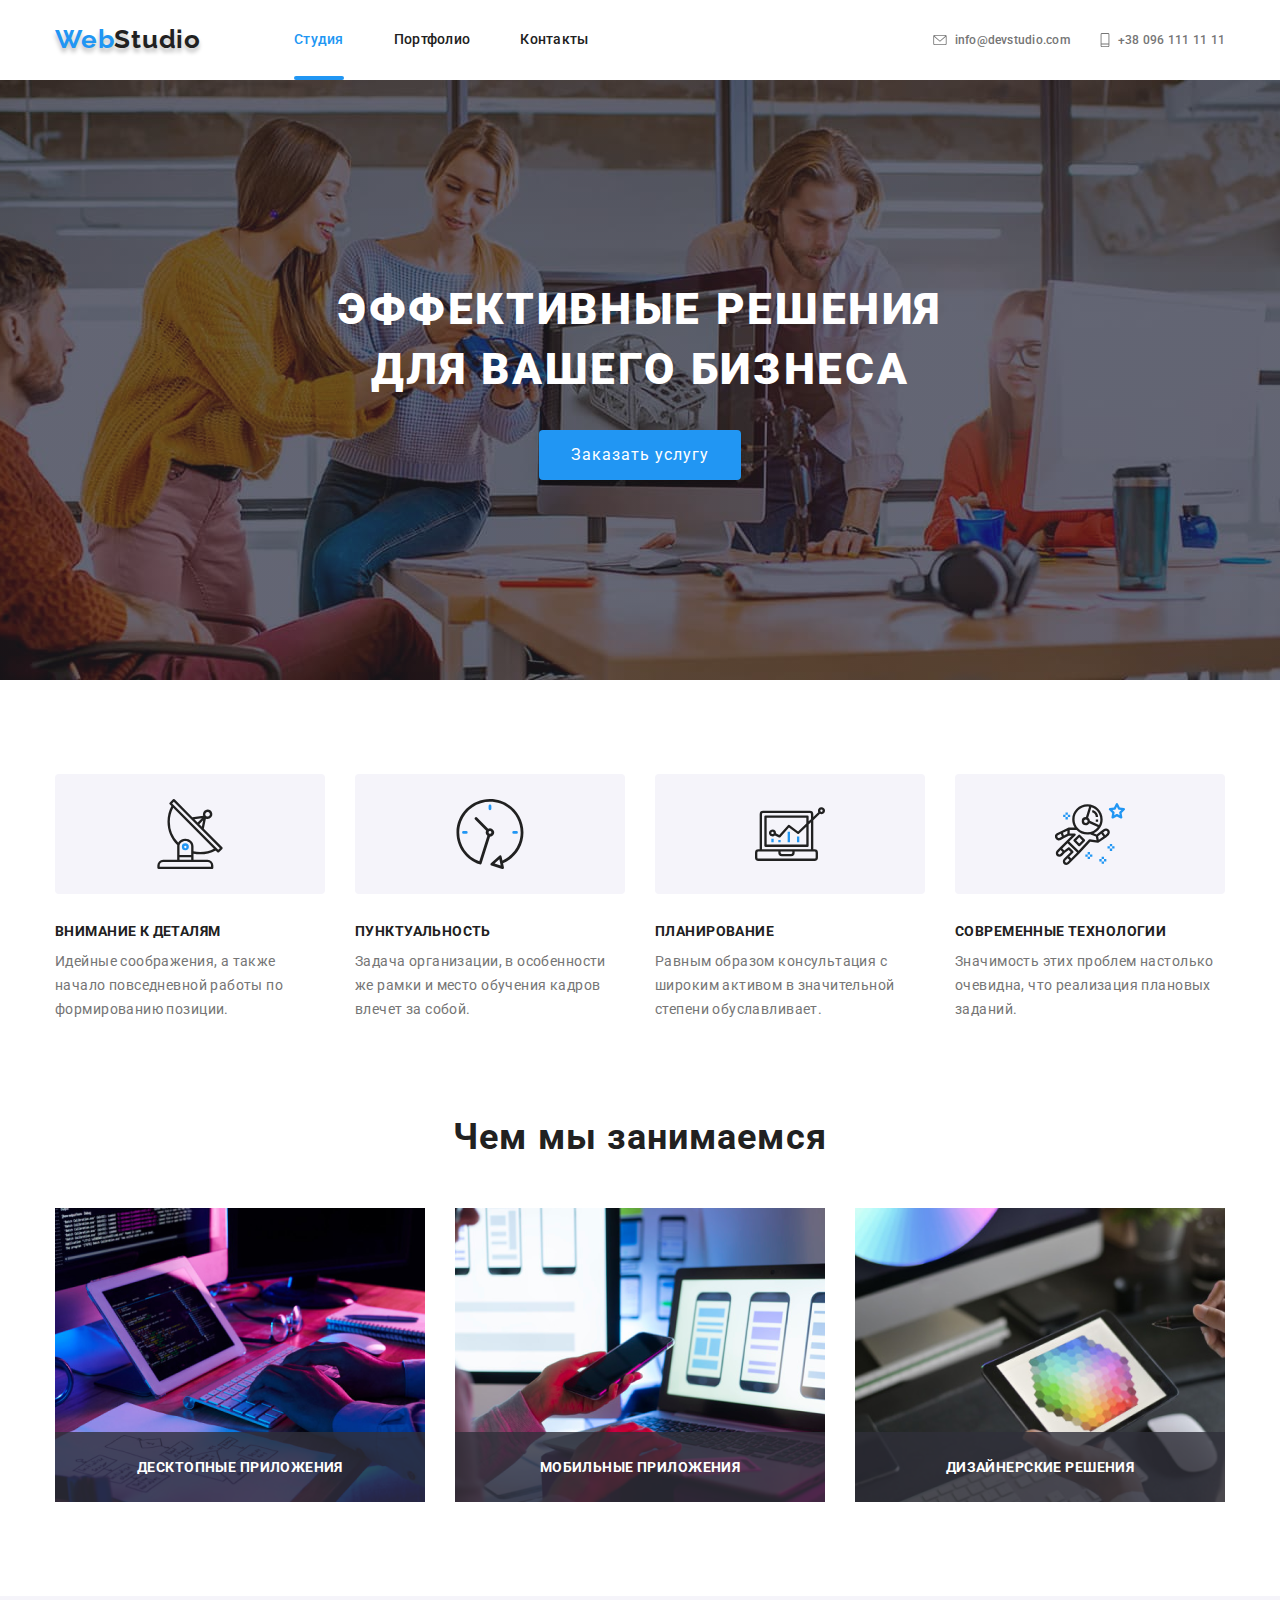
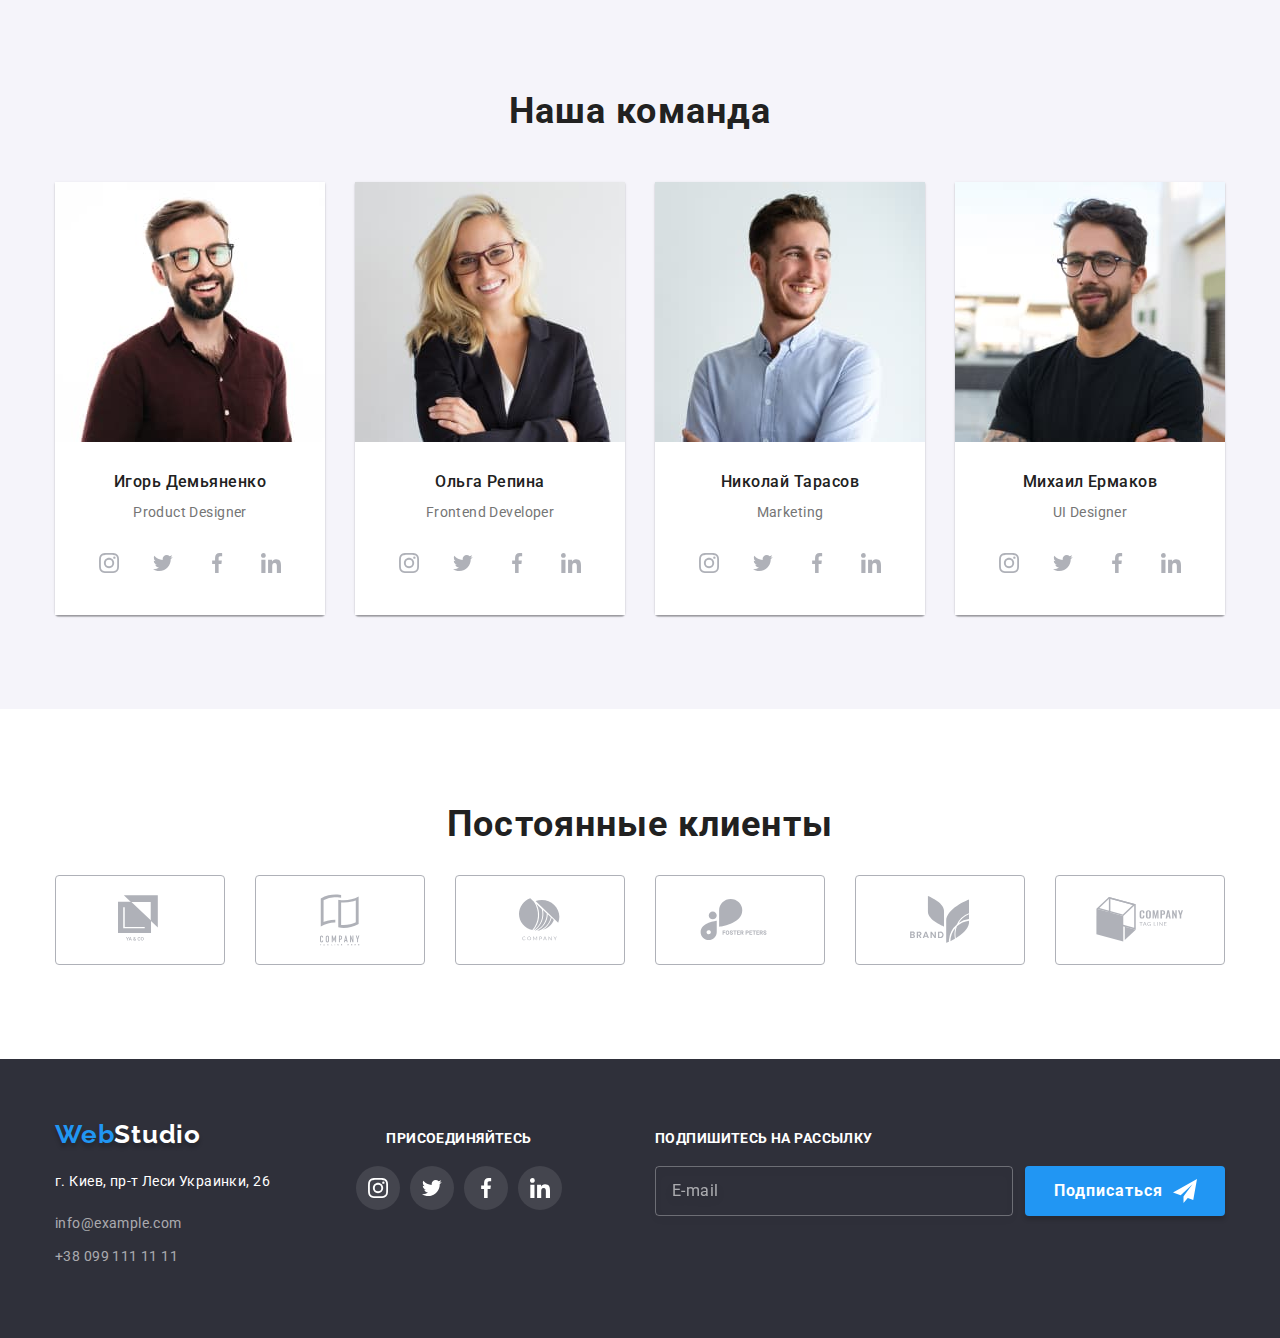
<file: index.html>
<!DOCTYPE html>
<html lang="ru">

<head>
    <meta charset="UTF-8">
    <meta name="viewport" content="width=device-width, initial-scale=1.0">
    <link
        href="https://fonts.googleapis.com/css2?family=Raleway:wght@700&family=Roboto:wght@400;500;700;900&display=swap"
        rel="stylesheet">
    <link rel="stylesheet"
        href="https://cdnjs.cloudflare.com/ajax/libs/modern-normalize/1.0.0/modern-normalize.min.css" />
    <link rel="stylesheet" href="./css/main.min.css">
    <title>Document</title>
</head>

<body>

    <!--Шапка страници-->
    <header class="page-header">
        <div class="container header">
            <nav class="header-nav">
                <a href="/" class="logo">Web<span class="logo-header">Studio</span></a>
                <ul class="site-nav list">
                    <li class="item"><a href="#" class="link current">Студия</a></li>
                    <li class="item"><a href="./portfolio.html" class="link">Портфолио</a></li>
                    <li class="item"><a href="#" class="link">Контакты</a></li>
                </ul>
                <button type="button" class="menu-button is-open" data-menu-button>
                    <svg width="40px" height="40px" aria-label="Переключтель мобильного меню">
                        <use class="icon-menu" href="./image/svg/sprite.svg#menu-40px"></use>
                        <use class="icon-close" href="./image/svg/sprite.svg#close-40px"></use>
                    </svg>
                </button>
                <!-- Окно меню -->
                <div class="menu-container" id="menu" data-menu>
                    <div class="conteiner-nav">
                        <ul class="menu-nav list">
                            <li class="menu item"><a href="#" class="link current">Студия</a></li>
                            <li class="menu item"><a href="./portfolio.html" class="link">Портфолио</a></li>
                            <li class="menu item"><a href="#" class="link">Контакты</a></li>
                        </ul>
                    </div>
                    <div class="contact-conteiner">
                                <a href="tel:+38 096 111 11 11" class="contact-link__mail">
                                    +38 096 111 11 11
                                </a>
                                <a href="mailto:info@devstudio.com" class="contact-link__tel">
                                    info@devstudio.com
                                </a>
                        <ul class="contact-menu list">
                            <li class="menu-item">
                                <a class="contact-networks link" href="">
                                    Instagram
                                </a>
                            </li>
                            <li class="menu-item">
                                <a class="menu-networks link" href="">
                                    Twitter
                                </a>
                            </li>
                            <li class="menu-item">
                                <a class="menu-networks link" href="">
                                    Facebook
                                </a>
                            </li>
                            <li class="menu-item">
                                <a class="menu-networks link" href="">
                                    LinkedIn
                                </a>
                            </li>
                        </ul>
                    </div>
                </div>
            </nav>
            <ul class="site-contact list">
                <li class="contact-item">
                    <a href="mailto:info@devstudio.com" class="contact-link mail">
                        <svg class="contact-mail">
                            <use href="./image/svg/sprite.svg#mail"></use>
                        </svg>
                        info@devstudio.com
                    </a>
                </li>
                <li class="contakt-item">
                    <a href="tel:+380961111111" class="contact-link tel">
                        <svg class="contact-tel">
                            <use href="./image/svg/sprite.svg#telephon"></use>
                        </svg>
                        +38 096 111 11 11
                    </a>
                </li>
            </ul>
        </div>
    </header>

    <main>
        <!--Герой страници-->
        <section class="hero overlay">
            <div class="container">
                <h1 class="hero-tittle">ЭФФЕКТИВНЫЕ РЕШЕНИЯ <br /> ДЛЯ ВАШЕГО БИЗНЕСА</h1>
                <button type="button" class="button" data-modal-open>Заказать услугу</button>
            </div>
        </section>

        <!--Постановка задач-->
        <section class="section task">
            <div class="container">
                <h1 class="visually-hidden">Постановка задач</h1>
                <ul class="feature-list">
                    <li class="feature-item">
                        <div class="item-decoration">
                            <svg class="svg-icon">
                                <use href="./image/svg/sprite.svg#antenna"></use>
                            </svg>
                        </div>
                        <h3 class="tittle">Внимание к деталям</h3>
                        <p>Идейные соображения, а также начало повседневной работы по формированию позиции.</p>
                    </li>
                    <li class="feature-item">
                        <div class="item-decoration">
                            <svg class="svg-icon">
                                <use href="./image/svg/sprite.svg#clock"></use>
                            </svg>
                        </div>
                        <h3 class="tittle">Пунктуальность</h3>
                        <p>Задача организации, в особенности же рамки и место обучения кадров влечет за собой.</p>
                    </li>
                    <li class="feature-item">
                        <div class="item-decoration">
                            <svg class="svg-icon">
                                <use href="./image/svg/sprite.svg#diagram"></use>
                            </svg>
                        </div>
                        <h3 class="tittle">Планирование</h3>
                        <p>Равным образом консультация с широким активом в значительной степени обуславливает.</p>
                    </li>
                    <li class="feature-item">
                        <div class="item-decoration">
                            <svg class="svg-icon">
                                <use href="./image/svg/sprite.svg#astronaut"></use>
                            </svg>
                        </div>
                        <h3 class="tittle">Современные технологии</h3>
                        <p>Значимость этих проблем настолько очевидна, что реализация плановых заданий.</p>
                    </li>
                </ul>
            </div>
        </section>

        <!--Чем мы занимаемся-->
        <section class="section make">
            <div class="container">
                <h2 class="section-tittle work">Чем мы занимаемся</h2>
                <ul class="list job">
                    <li class="make-item">
                        <div class="item-image">
                            <img src="./image/doit/img-4.png" alt="Вводит код на компютере" width="370" />
                            <div class="image-text">
                                <p>Десктопные приложения</p>
                            </div>
                       </div>  
                    </li>
                    <li class="make-item">
                        <div class="item-image">
                            <img src="./image/doit/img-5.png" alt="смотрит макет и держит телефон" width="370" />
                            <div class="image-text">
                                <p>Мобильные приложения</p>
                            </div>
                        </div>
                    </li>
                    <li class="make-item">
                        <div class="item-image">
                            <img src="./image/doit/img-6.png" alt="рисует на планшете" width="370" />
                            <div class="image-text">
                                <p>Дизайнерские решения</p>
                            </div>
                        </div>
                    </li>
                </ul>
            </div>
        </section>

        <!--Наша команда-->
        <section class="section-team">
            <div class="container">
                <h2 class="section-tittle team">Наша команда</h2>
                <ul class="team-list">
                    <li class="team-item">
                        <picture>
                            <source srcset="./image/mobil.jpg/igor-450w@1x.jpg 1x, ./image/mobil.jpg/igor-900w@2x.jpg 2x" 
                                    media="(max-width: 767px)" type="image/jpg">
                            <source srcset="./image/desktop.jpg/igor-270w@1x.jpg 1x, ./image/desktop.jpg/igor-540w@2x.jpg 2x" 
                                   media="(min-width: 1200px)" type="image/jpg">
                            <source srcset="./image/tablet.jpg/igor-354w@1x.jpg 1x, ./image/tablet.jpg/igor-708w@2x.jpg 2x" 
                                    media="(min-width: 768px)" type="image/jpg">
                            <img src="./image/tablet.jpg/igor-354w@1x.jpg" alt="фото Игорь Демьяненко" class="team-image"/>
                        </picture>
                        <div class="group">
                            <h3 class="tittle">Игорь Демьяненко</h3>
                            <p class="text">Product Designer</p>
                            <ul class="actions">
                                <li class="view-svg">
                                    <a href="#" class="actions-icon">
                                        <svg class="icons-webs">
                                            <use href="./image/svg/sprite.svg#instagram"></use>
                                        </svg>
                                    </a>
                                </li>
                                <li class="view-svg">
                                    <a href="#" class="actions-icon">
                                        <svg class="icons-webs">
                                            <use href="./image/svg/sprite.svg#twitter"></use>
                                        </svg>
                                    </a>
                                </li>
                                <li class="view-svg">
                                    <a href="#" class="actions-icon">
                                        <svg class="icons-webs">
                                            <use href="./image/svg/sprite.svg#facebook"></use>
                                        </svg>
                                    </a>
                                </li>
                                <li class="view-svg">
                                    <a href="#" class="actions-icon">
                                        <svg class="icons-webs">
                                            <use href="./image/svg/sprite.svg#linkedin"></use>
                                        </svg>
                                    </a>
                                </li>
                            </ul>
                        </div>
                    </li>
                    <li class="team-item">
                        <picture>
                            <source srcset="./image/mobil.jpg/olga-450w@1x.jpg 1x, ./image/mobil.jpg/olga-900w@2x.jpg 2x" 
                                media="(max-width: 767px)" type="image/jpg">
                            <source srcset="./image/desktop.jpg/olga-270w@1x.jpg 1x, ./image/desktop.jpg/olga-540w@2x.jpg 2x" 
                                media="(min-width: 1200px)" type="image/jpg">
                            <source srcset="./image/tablet.jpg/olga-354w@1x.jpg 1x, ./image/tablet.jpg/olga-708w@2x.jpg 2x"
                                media="(min-width: 768px)" type="image/jpg">
                            <img src="./image/tablet.jpg/olga-354w@1x.jpg" alt="фото Ольга Репина" class="team-image"/>
                        </picture>
                        <div class="group">
                            <h3 class="tittle">Ольга Репина</h3>
                            <p class="text">Frontend Developer</p>
                            <ul class="actions">
                                <li class="view-svg">
                                    <a class="actions-icon" href="#">
                                        <svg class="icons-webs">
                                            <use href="./image/svg/sprite.svg#instagram"></use>
                                        </svg>
                                    </a>
                                </li>
                                <li class="view-svg">
                                    <a class="actions-icon" href="#">
                                        <svg class="icons-webs">
                                            <use href="./image/svg/sprite.svg#twitter"></use>
                                        </svg>
                                    </a>
                                </li>
                                <li class="view-svg">
                                    <a class="actions-icon" href="#">
                                        <svg class="icons-webs">
                                            <use href="./image/svg/sprite.svg#facebook"></use>
                                        </svg>
                                    </a>
                                </li>
                                <li class="view-svg">
                                    <a class="actions-icon" href="#">
                                        <svg class="icons-webs">
                                            <use href="./image/svg/sprite.svg#linkedin"></use>
                                        </svg>
                                    </a>
                                </li>
                            </ul>
                        </div>
                    </li>
                    <li class="team-item">
                        <picture>   
                            <source srcset="./image/mobil.jpg/nikolas-450w@1x.jpg 1x, ./image/mobil.jpg/nikolas-900w@2x.jpg 2x"
                                media="(max-width: 767px)" type="image/jpg">
                            <source srcset="./image/desktop.jpg/nikolas-270w@1x.jpg 1x, ./image/desktop.jpg/nikolas-540w@2x.jpg 2x" 
                                media="(min-width: 1200px)" type="image/jpg">
                            <source srcset="./image/tablet.jpg/nikolas-354w@1x.jpg 1x, ./image/tablet.jpg/nikolas-708w@2x.jpg 2x"
                                media="(min-width: 768px)" type="image/jpg">
                            <img src="./image/tablet.jpg/nikolas-354w@1x.jpg" alt="фото Николай Тарасов" class="team-image"/>
                        </picture>
                        <div class="group">
                            <h3 class="tittle">Николай Тарасов</h3>
                            <p class="text">Marketing</p>
                            <ul class="actions">
                                <li class="view-svg">
                                    <a class="actions-icon" href="#">
                                        <svg class="icons-webs">
                                            <use href="./image/svg/sprite.svg#instagram"></use>
                                        </svg>
                                    </a>
                                </li>
                                <li class="view-svg">
                                    <a class="actions-icon" href="#">
                                        <svg class="icons-webs">
                                            <use href="./image/svg/sprite.svg#twitter"></use>
                                        </svg>
                                    </a>
                                </li>
                                <li class="view-svg">
                                    <a class="actions-icon" href="#">
                                        <svg class="icons-webs">
                                            <use href="./image/svg/sprite.svg#facebook"></use>
                                        </svg>
                                    </a>
                                </li>
                                <li class="view-svg">
                                    <a class="actions-icon" href="#">
                                        <svg class="icons-webs">
                                            <use href="./image/svg/sprite.svg#linkedin"></use>
                                        </svg>
                                    </a>
                                </li>
                            </ul>
                        </div>
                    </li>
                    <li class="team-item">
                        <picture>
                            <source srcset="./image/mobil.jpg/mike-450w@1x.jpg 1x, ./image/mobil.jpg/mike-900w@2x.jpg 2x"
                                media="(max-width: 767px)" type="image/jpg">
                            <source srcset="./image/desktop.jpg/mike-270w@1x.jpg 1x, ./image/desktop.jpg/mike-540w@2x.jpg 2x"
                                media="(min-width: 1200px)" type="image/jpg">
                            <source srcset="./image/tablet.jpg/mike-354w@1x.jpg 1x, ./image/tablet.jpg/mike-708w@2x.jpg 2x"
                                media="(min-width: 768px)" type="image/jpg">
                            <img src="./image/tablet.jpg/mike-354w@1x.jpg" alt="фото Михаил Ермаков" class="team-image"/>
                        </picture>
                        <div class="group">
                            <h3 class="tittle">Михаил Ермаков</h3>
                            <p class="text">UI Designer</p>
                            <ul class="actions">
                                <li class="view-svg">
                                    <a class="actions-icon" href="#">
                                        <svg class="icons-webs">
                                            <use href="./image/svg/sprite.svg#instagram"></use>
                                        </svg>
                                    </a>
                                </li>
                                <li class="view-svg">
                                    <a class="actions-icon" href="#">
                                        <svg class="icons-webs">
                                            <use href="./image/svg/sprite.svg#twitter"></use>
                                        </svg>
                                    </a>
                                </li>
                                <li class="view-svg">
                                    <a class="actions-icon" href="#">
                                        <svg class="icons-webs">
                                            <use href="./image/svg/sprite.svg#facebook"></use>
                                        </svg>
                                    </a>
                                </li>
                                <li class="view-svg">
                                    <a class="actions-icon" href="#">
                                        <svg class="icons-webs">
                                            <use href="./image/svg/sprite.svg#linkedin"></use>
                                        </svg>
                                    </a>
                                </li>
                            </ul>
                        </div>
                    </li>
                </ul>
            </div>
        </section>

        <!--Клиенты-->
        <section class="clients">
            <div class="container">
                <h2 class="section-tittle">Постоянные клиенты</h2>
                <ul class="list clients-list">
                    <li class="client-item">
                        <a class="client-link" href="">
                            <svg class="client-icon" width="44" height="49">
                                <use href="./image/svg/sprite.svg#logo-1"></use>
                            </svg>
                        </a>
                    </li>
                    <li class="client-item">
                        <a class="client-link" href="">
                            <svg class="client-icon" width="40" height="52">
                                <use href="./image/svg/sprite.svg#logo-2"></use>
                            </svg>
                        </a></li>
                    <li class="client-item">
                        <a class="client-link" href="">
                            <svg class="client-icon" width="41" height="43">
                                <use href="./image/svg/sprite.svg#logo-3"></use>
                            </svg>
                        </a></li>
                    <li class="client-item">
                        <a class="client-link" href="">
                            <svg class="client-icon" width="80" height="42">
                                <use href="./image/svg/sprite.svg#logo-4"></use>
                            </svg>
                        </a></li>
                    <li class="client-item">
                        <a class="client-link" href="">
                            <svg class="client-icon" width="59" height="47">
                                <use href="./image/svg/sprite.svg#logo-5"></use>
                            </svg>
                        </a></li>
                    <li class="client-item">
                        <a class="client-link" href="">
                            <svg class="client-icon" width="88" height="45">
                                <use href="./image/svg/sprite.svg#logo-6"></use>
                            </svg>
                        </a></li>
                </ul>
            </div>
        </section>
    </main>
    <!--Подвал страници-->
    <footer class="footer">
        <div class="container">
            <div class="reunion-box">
                <div class="footer-box">
                    <div class="box">
                        <a href="/" class="logo down">Web<span class="logo-footer">Studio</span></a>
                        <address class="tittle">
                           <div class="tittle">г. Киев, пр-т Леси Украинки, 26</div>
                        </address>
                        <div class="address-list">
                            <div class="mail">
                                <a href="mailto:info@example.com" class="link">info@example.com</a>
                            </div>
                            <div class="tel">
                                <a href="tel:+380991111111" class="link">+38 099 111 11 11</a>
                            </div>
                        </div>
                    </div>
                    <div class="reference">
                        <p class="reference-text">присоединяйтесь</p>
                        <ul class="list footer-list">
                            <li class="network">
                                <a class="footer-link" href="#">
                                    <svg class="footer-icons">
                                        <use href="./image/svg/sprite.svg#instagram"></use>
                                    </svg>
                                </a>
                            </li>
                            <li class="network">
                                <a class="footer-link" href="#">
                                    <svg class="footer-icons">
                                        <use href="./image/svg/sprite.svg#twitter"></use>
                                    </svg>
                                </a>
                            </li>
                            <li class="network">
                                <a class="footer-link" href="#">
                                    <svg class="footer-icons">
                                        <use href="./image/svg/sprite.svg#facebook"></use>
                                    </svg>
                                </a>
                            </li>
                            <li class="network">
                                <a class="footer-link" href="#">
                                    <svg class="footer-icons">
                                        <use href="./image/svg/sprite.svg#linkedin"></use>
                                    </svg>
                                </a>
                            </li>
                        </ul>
                    </div>
                </div>
                <div class="by-line">
                    <h2 class="by-line-text">подпишитесь на рассылку</h2>
                    <form class="by-line-form" autocomplete="off">
                        <input class="by-line-input" type="email" name="mail" placeholder="E-mail">
                        <button class="by-line-button" type="submit">Подписаться</button>
                    </form>
                </div>
           </div>
        </div>
    </footer>

    <!--Модалка -->
        <div class="backdrop is-hidden" data-backdrop> 
            <div class="modal">
                <button class="modal-button" type="button" data-modal-close>
                    <svg width="11" height="11">
                        <use href="./image/svg/sprite.svg#close-window"></use>
                    </svg>
                </button>
                    <div class="form-window">
                        <h2 class="form-text">Оставьте свои данные, мы вам перезвоним</h2>
                        <form class="form" autocomplete="off">
                        <div class="form-box">
                            <label class="label">
                            <span class="form-line">Имя</span>
                                <input type="text" name="name" class="input">
                                <svg class="form-svg" width="12" height="12">
                                    <use href="./image/svg/sprite.svg#Vector"></use>
                                </svg>
                            </label>
                        </div>
                        <div class="form-box">
                            <label class="label">
                                <span class="form-line">Телефон</span>
                                <input type="tel" name="phone_number" class="input">
                                <svg class="form-svg" width="13" height="13">
                                    <use href="./image/svg/sprite.svg#Vector-1"></use>
                                </svg>
                            </label>
                        </div>
                        <div class="form-box">
                            <label class="label">
                                <span class="form-line">Почта</span>
                                <input type="email" name="mail" class="input">
                                <svg class="form-svg" width="18" height="18">
                                    <use href="./image/svg/sprite.svg#Vector-2"></use>
                                </svg>
                            </label>
                        </div>
                        <div class="form-box">
                            <label class="label">
                                <span class="form-line">Комментарий</span>
                                <textarea class="input textarea" name="comment" id="comment" placeholder="Введите текст"></textarea>
                            </label>
                        </div>
                        <div class="check-box">
                                <input type="checkbox" name="agree" value="agree" id="agree" class="check-input visually-hidden">
                                <label class="checkbox-label" for="agree">
                                    <span class="label-span">Соглашаюсь с рассылкой и принимаю&nbsp;
                                        <a class="checkbox-link" href="#">Условия договора</a>
                                    </span>
                                </label>
                        </div>
                        <button class="submit-button" type="submit">Отправить</button>              
                        </form>
                    </div>
            </div>
        </div>
    <script src="./JS/modal.js"></script>
    <script src="./JS/menu.js"></script>
</body>

</html>
</file>
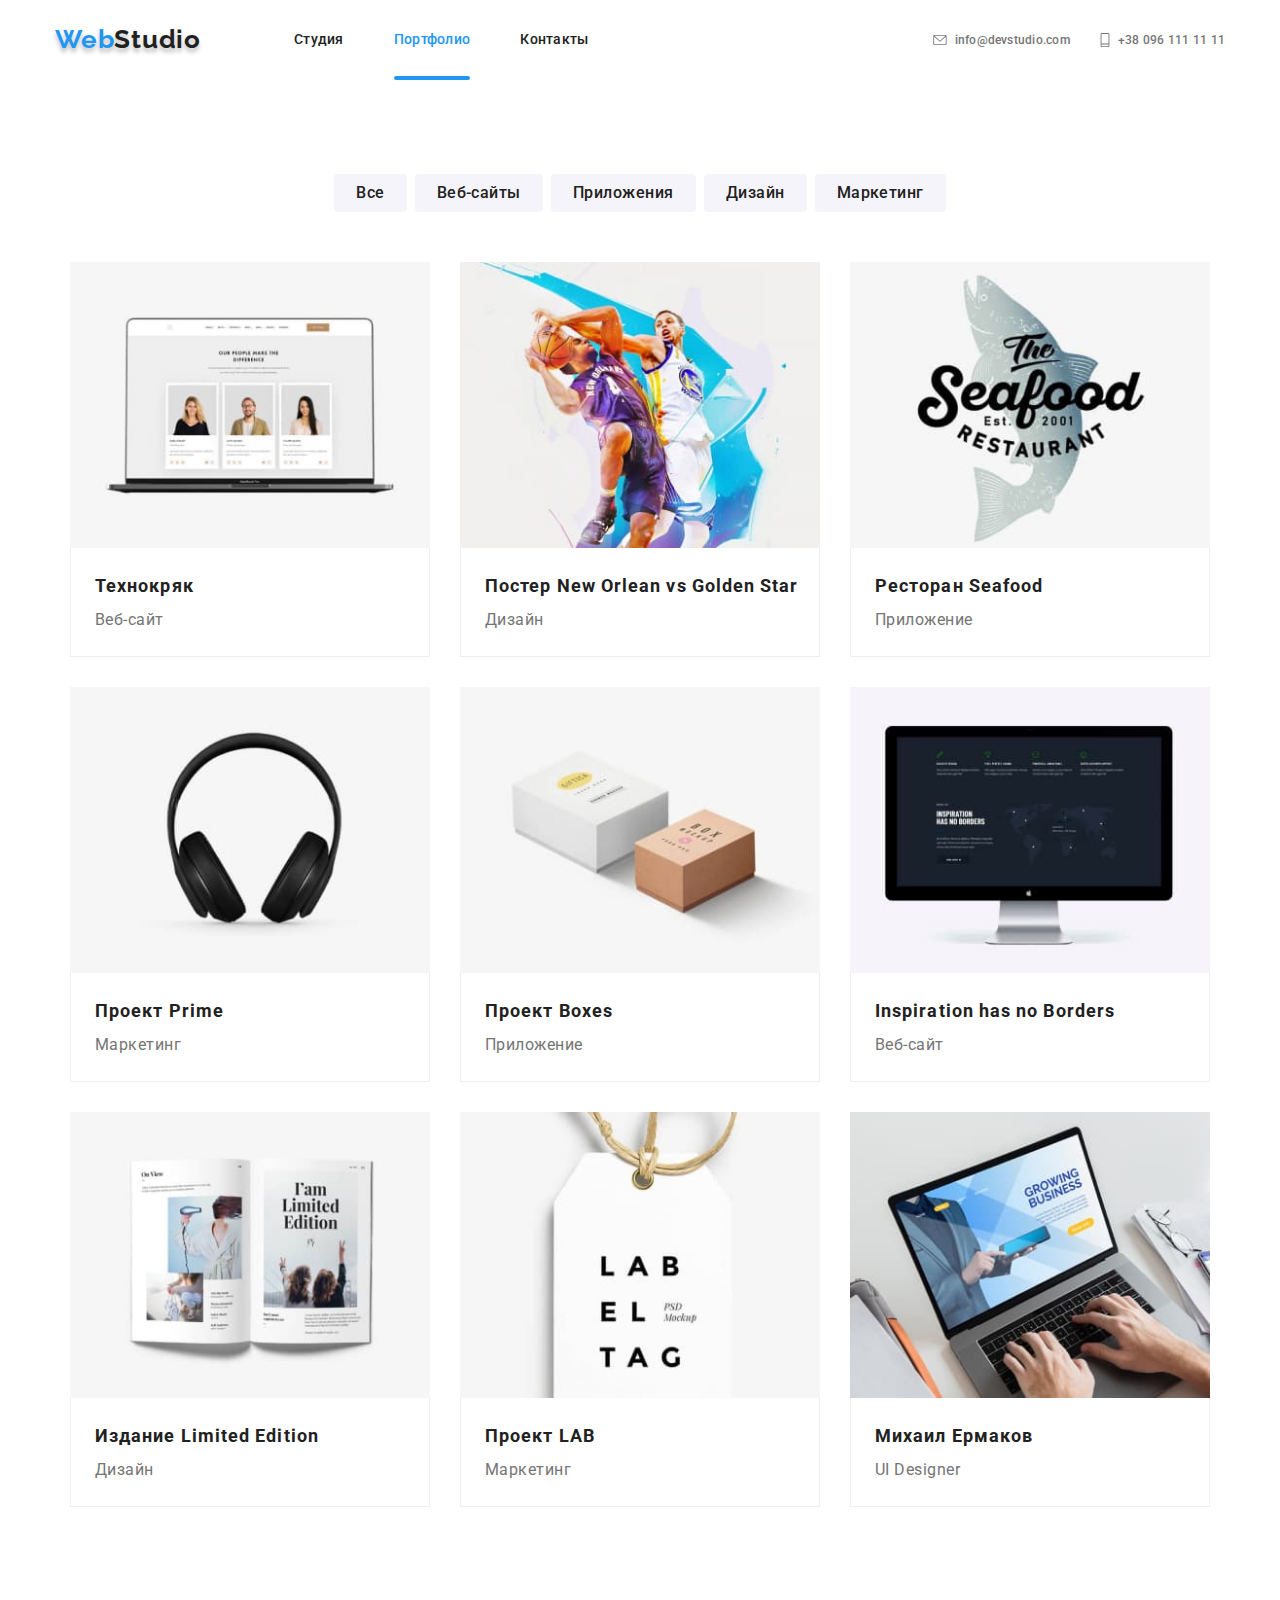
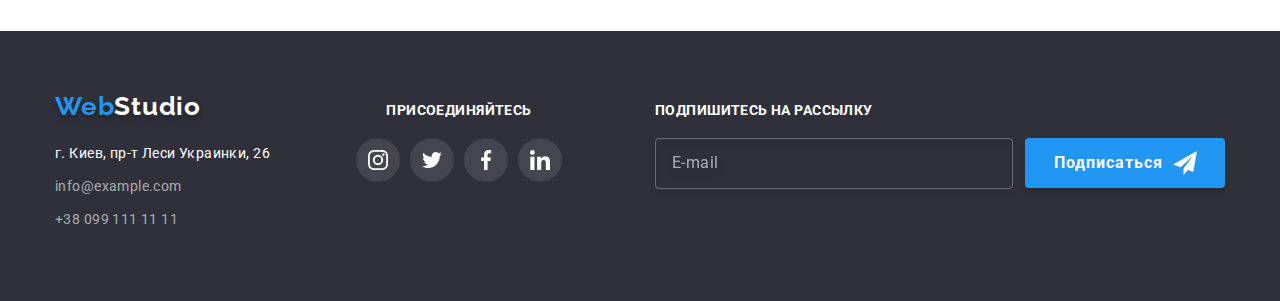
<file: portfolio.html>
<!DOCTYPE html>
<html lang="ru">

<head>
    <meta charset="UTF-8">
    <meta name="viewport" content="width=device-width, initial-scale=1.0">
    <link
        href="https://fonts.googleapis.com/css2?family=Raleway:wght@700&family=Roboto:wght@400;500;700;900&display=swap"
        rel="stylesheet">
    <link rel="stylesheet"
        href="https://cdnjs.cloudflare.com/ajax/libs/modern-normalize/1.0.0/modern-normalize.min.css" />
    <link rel="stylesheet" href="./css/main.min.css">
    <title>Document</title>
</head>

<body>

    <!--Шапка страници-->
    <header class="page-header">
        <div class="container header">
            <nav class="header-nav">
                <a href="/" class="logo">Web<span class="logo-header">Studio</span></a>
                <ul class="site-nav list">
                    <li class="item"><a href="./index.html" class="link">Студия</a></li>
                    <li class="item"><a href="#" class="link current">Портфолио</a></li>
                    <li class="item"><a href="#" class="link">Контакты</a></li>
                </ul>
                <button type="button" class="menu-button is-open" aria-expanded="false" aria-controls="menu" data-menu-button>
                    <svg width="40px" height="40px" aria-label="Переключтель мобильного меню">
                        <use class="icon-menu" href="./image/svg/sprite.svg#menu-40px"></use>
                        <use class="icon-close" href="./image/svg/sprite.svg#close-40px"></use>
                    </svg>
                </button>
                <!-- Окно меню -->
                <div class="menu-container" id="menu" data-menu>
                    <div class="conteiner-nav">
                        <ul class="menu-nav list">
                            <li class="menu item"><a href="./index.html" class="link">Студия</a></li>
                            <li class="menu item"><a href="#" class="link current">Портфолио</a></li>
                            <li class="menu item"><a href="#" class="link">Контакты</a></li>
                        </ul>
                    </div>
                    <div class="contact-conteiner">
                        <a href="tel:+38 096 111 11 11" class="contact-link__mail">
                            +38 096 111 11 11
                        </a>
                        <a href="mailto:info@devstudio.com" class="contact-link__tel">
                            info@devstudio.com
                        </a>
                        <ul class="contact-menu list">
                            <li class="menu-item">
                                <a class="contact-networks link" href="">
                                    Instagram
                                </a>
                            </li>
                            <li class="menu-item">
                                <a class="contact-networks link" href="">
                                    Twitter
                                </a>
                            </li>
                            <li class="menu-item">
                                <a class="contact-networks link" href="">
                                    Facebook
                                </a>
                            </li>
                            <li class="menu-item">
                                <a class="contact-networks link" href="">
                                    LinkedIn
                                </a>
                            </li>
                        </ul>
                    </div>
                </div>
            </nav>
            <ul class="site-contact list">
                <li class="contact-item">
                    <a href="mailto:info@devstudio.com" class="contact-link mail">
                        <svg class="contact-mail">
                            <use href="./image/svg/sprite.svg#mail"></use>
                        </svg>
                        info@devstudio.com
                    </a>
                </li>
                <li class="contakt-item">
                    <a href="tel:+380961111111" class="contact-link tel">
                        <svg class="contact-tel">
                            <use href="./image/svg/sprite.svg#telephon"></use>
                        </svg>
                        +38 096 111 11 11
                    </a>
                </li>
            </ul>
        </div>
    </header>


    <main>
        <!--Герой страници-->
        <section class="section portfolio">
            <div class="container">
                <h1 class="visually-hidden">Портфолио</h1>
                <ul class="buttons snap">
                    <li class="snap-item"><button type="button" class="click">Все</button></li>
                    <li class="snap-item"><button type="button" class="click">Веб-сайты</button></li>
                    <li class="snap-item"><button type="button" class="click">Приложения</button></li>
                    <li class="snap-item"><button type="button" class="click">Дизайн</button></li>
                    <li class="snap-item"><button type="button" class="click">Маркетинг</button></li>
                </ul>

                <ul class="section-tittle gallery">
                    <li class="collection">
                            <a href="#" class="picture ">
                            <div class="gallery-link">
                                <picture>
                                    <source srcset="./image/mobil.jpg/portfolio1-450w@1x.jpg 1x, ./image/mobil.jpg/portfolio1-900w@2x.jpg 2x"
                                           media="(max-width: 767px)" type="image/jpg">
                                    <source srcset="./image/desktop.jpg/portfolio1-370w@1x.jpg 1x, ./image/desktop.jpg/portfolio1-740w@2x.jpg 2x"
                                        media="(min-width: 1200px)" type="image/jpg">
                                    <source srcset="./image/tablet.jpg/portfolio1-354w@1x.jpg 1x, ./image/tablet.jpg/portfolio1-708w@2x.jpg 2x"
                                        media="(min-width: 768px)" type="image/jpg">
                                    <img src="./image/mobil.jpg/portfolio1-450w@1x.jpg" alt="ноутбук с включеным Веб-сайтом"/>
                                </picture>
                                <div class="gallery-hidden">
                                    <p>Технокряк это современная площадка распространения коронавируса. Компании используют эту платформу для цифрового
                                    шпионажа и атак на защищённые сервера конкурентов.</p>
                                </div>
                            </div>
                                <div class="collection-tittle">
                                    <h3 class="caption">Технокряк</h3>
                                    <p class="rubric">Веб-сайт</p>
                                </div>
                            </a>
                    </li>
                    <li class="collection">
                            <a href="#" class="picture">
                                <div class="gallery-link">
                                    <picture>
                                        <source srcset="./image/mobil.jpg/portfolio2-450w@1x.jpg 1x, ./image/mobil.jpg/portfolio2-900w@2x.jpg 2x"
                                            media="(max-width: 767px)" type="image/jpg">
                                        <source srcset="./image/desktop.jpg/portfolio2-370w@1x.jpg 1x, ./image/desktop.jpg/portfolio2-740w@2x.jpg 2x"
                                            media="(min-width: 1200px)" type="image/jpg">
                                        <source srcset="./image/tablet.jpg/portfolio2-354w@1x.jpg 1x, ./image/tablet.jpg/portfolio2-708w@2x.jpg 2x"
                                            media="(min-width: 768px)" type="image/jpg">
                                        <img src="./image/mobil.jpg/portfolio2-450w@1x.jpg" alt="два баскетболиста" />
                                    </picture>
                                    <div class="gallery-hidden">
                                        <p>Технокряк это современная площадка распространения коронавируса. Компании используют эту платформу для цифрового
                                            шпионажа и атак на защищённые сервера конкурентов.</p>
                                    </div>
                                </div>
                                <div class="collection-tittle">
                                    <h3 class="caption">Постер New Orlean vs Golden Star</h3>
                                    <p class="rubric">Дизайн</p>
                                </div>
                            </a>
                    </li>
                    <li class="collection">
                            <a href="#" class="picture">
                                <div class="gallery-link">
                                    <picture>
                                        <source srcset="./image/mobil.jpg/portfolio3-450w@1x.jpg 1x, ./image/mobil.jpg/portfolio3-900w@2x.jpg 2x"
                                            media="(max-width: 767px)" type="image/jpg">
                                        <source srcset="./image/desktop.jpg/portfolio3-370w@1x.jpg 1x, ./image/desktop.jpg/portfolio3-740w@2x.jpg 2x"
                                            media="(min-width: 1200px)" type="image/jpg">
                                        <source srcset="./image/tablet.jpg/portfolio3-354w@1x.jpg 1x, ./image/tablet.jpg/portfolio3-708w@2x.jpg 2x"
                                            media="(min-width: 768px)" type="image/jpg">
                                        <img src="./image/mobil.jpg/portfolio3-450w@1x.jpg" alt="назва ресторана" />
                                    </picture>
                                    <div class="gallery-hidden">
                                        <p>Технокряк это современная площадка распространения коронавируса. Компании используют эту платформу для цифрового
                                            шпионажа и атак на защищённые сервера конкурентов.</p>
                                    </div>
                                 </div>
                                <div class="collection-tittle">
                                    <h3 class="caption">Ресторан Seafood</h3>
                                    <p class="rubric">Приложение</p>
                                </div>
                            </a>
                    </li>
                    <li class="collection">  
                            <a href="#" class="picture">
                                <div class="gallery-link">
                                    <picture>
                                        <source srcset="./image/mobil.jpg/portfolio4-450w@1x.jpg 1x, ./image/mobil.jpg/portfolio4-900w@2x.jpg 2x"
                                            media="(max-width: 767px)" type="image/jpg">
                                        <source srcset="./image/desktop.jpg/portfolio4-370w@1x.jpg 1x, ./image/desktop.jpg/portfolio4-740w@2x.jpg 2x"
                                            media="(min-width: 1200px)" type="image/jpg">
                                        <source srcset="./image/tablet.jpg/portfolio4-354w@1x.jpg 1x, ./image/tablet.jpg/portfolio4-708w@2x.jpg 2x"
                                            media="(min-width: 768px)" type="image/jpg">
                                        <img src="./image/mobil.jpg/portfolio4-450w@1x.jpg" alt="наушники" />
                                    </picture>
                                    <div class="gallery-hidden">
                                        <p>Технокряк это современная площадка распространения коронавируса. Компании используют эту платформу для цифрового
                                            шпионажа и атак на защищённые сервера конкурентов.</p>
                                    </div>
                                </div>
                                <div class="collection-tittle">
                                    <h3 class="caption">Проект Prime</h3>
                                    <p class="rubric">Маркетинг</p>
                                </div>
                            </a>
                    </li>
                    <li class="collection">                     
                            <a href="#" class="picture">
                                <div class="gallery-link">
                                    <picture>
                                        <source srcset="./image/mobil.jpg/portfolio5-450w@1x.jpg 1x, ./image/mobil.jpg/portfolio5-900w@2x.jpg 2x"
                                            media="(max-width: 767px)" type="image/jpg">
                                        <source srcset="./image/desktop.jpg/portfolio5-370w@1x.jpg 1x, ./image/desktop.jpg/portfolio5-740w@2x.jpg 2x"
                                            media="(min-width: 1200px)" type="image/jpg">
                                        <source srcset="./image/tablet.jpg/portfolio5-354w@1x.jpg 1x, ./image/tablet.jpg/portfolio5-708w@2x.jpg 2x"
                                            media="(min-width: 768px)" type="image/jpg">
                                        <img src="./image/mobil.jpg/portfolio5-450w@1x.jpg" alt="две коробки" />
                                    </picture>
                                    <div class="gallery-hidden">
                                        <p>Технокряк это современная площадка распространения коронавируса. Компании используют эту платформу для цифрового
                                            шпионажа и атак на защищённые сервера конкурентов.</p>
                                    </div>
                                </div>
                                <div class="collection-tittle">
                                    <h3 class="caption">Проект Boxes</h3>
                                    <p class="rubric">Приложение</p>
                                </div>
                            </a>
                    </li>
                    <li class="collection">
                            <a href="#" class="picture">
                                <div class="gallery-link">
                                    <picture>
                                        <source srcset="./image/mobil.jpg/portfolio6-450w@1x.jpg 1x, ./image/mobil.jpg/portfolio6-900w@2x.jpg 2x"
                                            media="(max-width: 767px)" type="image/jpg">
                                        <source srcset="./image/desktop.jpg/portfolio6-370w@1x.jpg 1x, ./image/desktop.jpg/portfolio6-740w@2x.jpg 2x"
                                            media="(min-width: 1200px)" type="image/jpg">
                                        <source srcset="./image/tablet.jpg/portfolio6-354w@1x.jpg 1x, ./image/tablet.jpg/portfolio6-708w@2x.jpg 2x"
                                            media="(min-width: 768px)" type="image/jpg">
                                        <img src="./image/mobil.jpg/portfolio6-450w@1x.jpg" alt="екран компютера" />
                                    </picture>
                                    <div class="gallery-hidden">
                                        <p>Технокряк это современная площадка распространения коронавируса. Компании используют эту платформу для цифрового
                                            шпионажа и атак на защищённые сервера конкурентов.</p>
                                    </div>
                                </div>
                                <div class="collection-tittle">
                                    <h3 class="caption">Inspiration has no Borders</h3>
                                    <p class="rubric">Веб-сайт</p>
                                </div>
                            </a>
                    </li>
                    <li class="collection">
                            <a href="#" class="picture">
                                <div class="gallery-link">
                                    <picture>
                                        <source srcset="./image/mobil.jpg/portfolio7-450w@1x.jpg 1x, ./image/mobil.jpg/portfolio7-900w@2x.jpg 2x"
                                            media="(max-width: 767px)" type="image/jpg">
                                        <source srcset="./image/desktop.jpg/portfolio7-370w@1x.jpg 1x, ./image/desktop.jpg/portfolio7-740w@2x.jpg 2x"
                                            media="(min-width: 1200px)" type="image/jpg">
                                        <source srcset="./image/tablet.jpg/portfolio7-354w@1x.jpg 1x, ./image/tablet.jpg/portfolio7-708w@2x.jpg 2x"
                                            media="(min-width: 768px)" type="image/jpg">
                                        <img src="./image/mobil.jpg/portfolio7-450w@1x.jpg" alt="журнал" />
                                    </picture>
                                    <div class="gallery-hidden">
                                        <p>Технокряк это современная площадка распространения коронавируса. Компании используют эту платформу для цифрового
                                            шпионажа и атак на защищённые сервера конкурентов.</p>
                                    </div>
                                </div>
                                <div class="collection-tittle">
                                    <h3 class="caption">Издание Limited Edition</h3>
                                    <p class="rubric">Дизайн</p>
                                </div>
                            </a>
                    </li>
                    <li class="collection">
                            <a href="#" class="picture">
                                <div class="gallery-link">
                                    <picture>
                                        <source srcset="./image/mobil.jpg/portfolio8-450w@1x.jpg 1x, ./image/mobil.jpg/portfolio8-900w@2x.jpg 2x"
                                            media="(max-width: 767px)" type="image/jpg">
                                        <source srcset="./image/desktop.jpg/portfolio8-370w@1x.jpg 1x, ./image/desktop.jpg/portfolio8-740w@2x.jpg 2x"
                                            media="(min-width: 1200px)" type="image/jpg">
                                        <source srcset="./image/tablet.jpg/portfolio8-354w@1x.jpg 1x, ./image/tablet.jpg/portfolio8-708w@2x.jpg 2x"
                                            media="(min-width: 768px)" type="image/jpg">
                                        <img src="./image/mobil.jpg/portfolio8-450w@1x.jpg" alt="значек с надписью" />
                                    </picture>
                                    <div class="gallery-hidden">
                                        <p>Технокряк это современная площадка распространения коронавируса. Компании используют эту платформу для цифрового
                                            шпионажа и атак на защищённые сервера конкурентов.</p>
                                    </div>
                                </div>
                                <div class="collection-tittle">
                                    <h3 class="caption">Проект LAB</h3>
                                    <p class="rubric">Маркетинг</p>
                                </div>
                            </a>
                    </li>
                    <li class="collection">
                            <a href="#" class="picture">
                                <div class="gallery-link">
                                    <picture>
                                        <source srcset="./image/mobil.jpg/portfolio9-450w@1x.jpg 1x, ./image/mobil.jpg/portfolio9-900w@2x.jpg 2x"
                                            media="(max-width: 767px)" type="image/jpg">
                                        <source srcset="./image/desktop.jpg/portfolio9-370w@1x.jpg 1x, ./image/desktop.jpg/portfolio9-740w@2x.jpg 2x"
                                            media="(min-width: 1200px)" type="image/jpg">
                                        <source srcset="./image/tablet.jpg/portfolio9-354w@1x.jpg 1x, ./image/tablet.jpg/portfolio9-708w@2x.jpg 2x"
                                            media="(min-width: 768px)" type="image/jpg">
                                        <img src="./image/mobil.jpg/portfolio9-450w@1x.jpg" alt="человек работает на ноутбуке" />
                                    </picture>
                                    <div class="gallery-hidden">
                                        <p>Технокряк это современная площадка распространения коронавируса. Компании используют эту платформу для цифрового
                                            шпионажа и атак на защищённые сервера конкурентов.</p>
                                    </div>
                                </div>
                                <div class="collection-tittle">
                                    <h3 class="caption">Михаил Ермаков</h3>
                                    <p class="rubric">UI Designer</p>
                                </div>
                            </a>
                    </li>
                </ul>
            </div>
        </section>
    </main>
    <!--Подвал страници-->
    <footer class="footer">
        <div class="container">
            <div class="reunion-box">
                <div class="footer-box">
                    <div class="box">
                        <a href="/" class="logo down">Web<span class="logo-footer">Studio</span></a>
                        <address class="tittle">
                            г. Киев, пр-т Леси Украинки, 26
                        </address>
                        <div class="address-list">
                            <div class="mail">
                                <a href="mailto:info@example.com" class="link">info@example.com</a>
                            </div>
                            <div class="tel">
                                <a href="tel:+380991111111" class="link">+38 099 111 11 11</a>
                            </div>
                        </div>
                    </div>
                    <div class="reference">
                        <p class="reference-text">присоединяйтесь</p>
                        <ul class="list footer-list">
                            <li class="network">
                                <a class="footer-link" href="#">
                                    <svg class="footer-icons">
                                        <use href="./image/svg/sprite.svg#instagram"></use>
                                    </svg>
                                </a>
                            </li>
                            <li class="network">
                                <a class="footer-link" href="#">
                                    <svg class="footer-icons">
                                        <use href="./image/svg/sprite.svg#twitter"></use>
                                    </svg>
                                </a>
                            </li>
                            <li class="network">
                                <a class="footer-link" href="#">
                                    <svg class="footer-icons">
                                        <use href="./image/svg/sprite.svg#facebook"></use>
                                    </svg>
                                </a>
                            </li>
                            <li class="network">
                                <a class="footer-link" href="#">
                                    <svg class="footer-icons">
                                        <use href="./image/svg/sprite.svg#linkedin"></use>
                                    </svg>
                                </a>
                            </li>
                        </ul>
                    </div>
                </div>
                <div class="by-line">
                    <h2 class="by-line-text">подпишитесь на рассылку</h2>
                    <form class="by-line-form" autocomplete="off">
                        <input class="by-line-input" type="email" name="mail" placeholder="E-mail">
                        <button class="by-line-button" type="submit">Подписаться</button>
                    </form>
                </div>
            </div>
        </div>
    </footer>
    <script src="JS/menu.js"></script>
</body>

</html>
</file>
<file: css/main.min.css>
body{margin:0;background-color:#fff;color:#757575;font-family:Roboto,sans-serif}p{color:#757575;font-weight:400;font-size:14px;line-height:1.71;letter-spacing:0.03em;margin-top:10px}.list{list-style:none;padding:0;display:-webkit-box;display:-ms-flexbox;display:flex;margin:0}img{display:block;max-width:100%;height:auto}p,h1,h2,h3{padding:0;margin:0}.container{padding-left:15px;padding-right:15px;margin:0 auto}@media screen and (min-width: 480px){.container{width:480px}}@media screen and (min-width: 768px){.container{width:768px}}@media screen and (min-width: 1200px){.container{width:1200px}}.visually-hidden{position:absolute;width:1px;height:1px;margin:-1px;clip:rect(0 0 0 0)}.footer{background:#2f303a;padding-top:60px;padding-bottom:60px;text-align:center}.footer-list{display:-webkit-box;display:-ms-flexbox;display:flex;-webkit-box-pack:center;-ms-flex-pack:center;justify-content:center;list-style-type:none;padding-left:0;margin-top:0;margin-bottom:0}.footer .tittle{color:#fff;font-style:inherit;font-weight:400;font-size:14px;line-height:1.71;letter-spacing:0.03em;margin-bottom:9px}@media screen and (min-width: 1200px){.footer .tittle{margin-right:auto}}.reunion-box{-webkit-box-align:center;-ms-flex-align:center;align-items:center}@media screen and (min-width: 1200px){.reunion-box{display:-webkit-box;display:-ms-flexbox;display:flex;-webkit-box-align:baseline;-ms-flex-align:baseline;align-items:baseline}}@media screen and (min-width: 768px){.footer-box{display:-webkit-box;display:-ms-flexbox;display:flex;-webkit-box-align:baseline;-ms-flex-align:baseline;align-items:baseline;-webkit-box-pack:center;-ms-flex-pack:center;justify-content:center}}@media screen and (min-width: 1200px){.footer-box{display:-webkit-box;display:-ms-flexbox;display:flex;-webkit-box-align:baseline;-ms-flex-align:baseline;align-items:baseline;margin-right:93px;-webkit-box-pack:start;-ms-flex-pack:start;justify-content:flex-start}}.box{display:-webkit-box;display:-ms-flexbox;display:flex;-webkit-box-orient:vertical;-webkit-box-direction:normal;-ms-flex-direction:column;flex-direction:column;-webkit-box-align:center;-ms-flex-align:center;align-items:center;margin-bottom:60px}@media screen and (min-width: 768px){.box{margin-right:165px}}@media screen and (min-width: 1200px){.box{margin-right:70px;margin-bottom:0;text-align:start}}.address-list{list-style:none;padding:0;margin:0}.address-list .link{width:231px;color:rgba(255,255,255,0.6);text-decoration:none;font-weight:400;font-size:14px;line-height:1.71;letter-spacing:0.03em;margin-bottom:9px}.mail{margin-bottom:9px}@media screen and (max-width: 1200px){.reference{margin-bottom:60px}}.reference-text{font-weight:700;font-size:14px;line-height:16px;letter-spacing:0.03em;text-transform:uppercase;color:#fff;margin-bottom:20px}.network:not(:last-child){margin-right:10px}.footer-link{display:-webkit-box;display:-ms-flexbox;display:flex;-webkit-box-align:center;-ms-flex-align:center;align-items:center;-webkit-box-pack:center;-ms-flex-pack:center;justify-content:center;width:44px;height:44px;background:rgba(255,255,255,0.1);border-radius:50%;color:#fff;-webkit-transition:250ms cubic-bezier(0.4, 0, 0.2, 1);transition:250ms cubic-bezier(0.4, 0, 0.2, 1)}.footer-link:hover,.footer-link:focus{background:#2196f3;outline:none}.footer-icons{width:20px;height:20px;fill:currentColor}.logo{color:#2196f3;text-decoration:none;font-family:Raleway,sans-serif;font-weight:700;font-size:24px;line-height:28px;letter-spacing:0.03em}@media screen and (min-width: 1200px){.logo{font-size:26px;line-height:31px;text-shadow:0px 4px 4px rgba(0,0,0,0.25)}}.logo-header{color:#212121}.logo-footer{color:#fff}.down{display:inline-block;margin-bottom:20px}@media screen and (min-width: 1200px){.down{margin-right:auto}}@media screen and (max-width: 768px){.page-header{position:relative;border-bottom:1px;border-bottom-style:solid;border-bottom-color:#ececec}}.header-nav{display:-webkit-box;display:-ms-flexbox;display:flex;-webkit-box-align:center;-ms-flex-align:center;align-items:center}.site-nav{display:none}@media screen and (min-width: 768px){.site-nav{display:-webkit-box;display:-ms-flexbox;display:flex;margin-left:88px}}@media screen and (min-width: 1200px){.site-nav{display:-webkit-box;display:-ms-flexbox;display:flex;margin-left:93px}}.site-nav{margin-top:0;margin-bottom:0}.site-nav .item:last-child{margin-right:0}.site-nav .item+.item{margin-left:50px}.site-nav .link{display:block;padding-top:32px;padding-bottom:32px;color:#212121;text-decoration:none;font-weight:500;font-size:14px;line-height:1.14;letter-spacing:0.02em;-webkit-transition:250ms cubic-bezier(0.4, 0, 0.2, 1);transition:250ms cubic-bezier(0.4, 0, 0.2, 1)}.site-nav .link:hover,.site-nav .link:focus{color:#2196f3}.link.current{color:#2196f3}.link{position:relative;display:block;padding:auto;text-decoration:none;color:currentColor}.link::after{content:'';position:absolute;left:0;bottom:0;width:100%;height:4px;border-radius:2px;background-color:#2196f3;opacity:0;-webkit-transition:opacity 250ms cubic-bezier(0.4, 0, 0.2, 1);transition:opacity 250ms cubic-bezier(0.4, 0, 0.2, 1)}@media screen and (min-width: 767px){.link.current::after{opacity:1}}.menu-button{z-index:3;display:-webkit-inline-box;display:-ms-inline-flexbox;display:inline-flex;padding:0;border:none;background-color:transparent;cursor:pointer;margin-left:auto}.menu-button:hover,.menu-button:focus{fill:#2196f3;outline:none}@media screen and (min-width: 767px){.menu-button{display:none}}.menu-button .icon-menu{display:none}.menu-button.is-open .icon-menu{display:block}.menu-button.is-open .icon-close{display:none}.menu-container{z-index:2;display:none;position:fixed;top:0;left:0;width:100%;height:100%;padding:48px 40px;overflow-y:scroll;background:#fff;-webkit-box-shadow:0px 4px 8px rgba(0,0,0,0.04),0px 2px 4px rgba(0,0,0,0.08),0px 1px 3px rgba(0,0,0,0.16);box-shadow:0px 4px 8px rgba(0,0,0,0.04),0px 2px 4px rgba(0,0,0,0.08),0px 1px 3px rgba(0,0,0,0.16);-webkit-transition:250ms cubic-bezier(0.4, 0, 0.2, 1);transition:250ms cubic-bezier(0.4, 0, 0.2, 1)}@media screen and (max-width: 767px){.menu-container.is-open{display:-webkit-box;display:-ms-flexbox;display:flex;-webkit-box-orient:vertical;-webkit-box-direction:normal;-ms-flex-direction:column;flex-direction:column}}.menu-nav{display:block;font-style:normal;font-size:40px;font-weight:500;line-height:1.18;letter-spacing:0.02em;margin-bottom:auto;color:#212121}.menu:not(:last-child){margin-bottom:32px}.conteiner-nav{font-style:normal;font-weight:500;line-height:1.18;letter-spacing:0.02em;margin-bottom:auto}.contact-conteiner{display:contents;font-weight:500;letter-spacing:0.02em}.contact-link__mail{font-size:34px;line-height:40px;color:#2196f3;margin-bottom:32px;text-decoration:none}.contact-link__tel{font-size:24px;line-height:28px;color:#757575;margin-bottom:64px;text-decoration:none}.contact-menu{display:-webkit-box;display:-ms-flexbox;display:flex}.menu-item{font-style:normal;font-size:18px;line-height:22px;color:#2196f3}@media screen and (max-width: 767px){.menu-item:not(:last-child){margin-right:5px;padding-right:5px;border-right:1px solid rgba(33,33,33,0.2)}}.site-contact{display:none}@media screen and (min-width: 768px){.site-contact{display:-webkit-box;display:-ms-flexbox;display:flex;-webkit-box-orient:vertical;-webkit-box-direction:normal;-ms-flex-direction:column;flex-direction:column;margin-left:84px}}@media screen and (min-width: 1200px){.site-contact{display:-webkit-box;display:-ms-flexbox;display:flex;-webkit-box-orient:inherit;-webkit-box-direction:inherit;-ms-flex-direction:inherit;flex-direction:inherit;margin-left:auto;margin-top:0}}@media screen and (min-width: 768px){.header{display:-webkit-box;display:-ms-flexbox;display:flex;-webkit-box-align:center;-ms-flex-align:center;align-items:center}}.site-contact{margin-top:0;margin-bottom:0}@media screen and (min-width: 768px){.site-contact .contact-link{font-size:12px;line-height:14px;letter-spacing:0.02em;color:#757575;text-decoration:none;font-weight:500;display:-webkit-box;display:-ms-flexbox;display:flex;-webkit-box-align:center;-ms-flex-align:center;align-items:center;-webkit-transition:250ms cubic-bezier(0.4, 0, 0.2, 1);transition:250ms cubic-bezier(0.4, 0, 0.2, 1)}}@media screen and (min-width: 1200px){.site-contact .contact-link{padding-top:32px;padding-bottom:32px;color:#757575;text-decoration:none}}.site-contact .contact-link:hover,.site-contact .contact-link:focus{color:#2196f3}.contact-mail,.contact-tel{fill:currentColor}.contact-mail:hover,.contact-mail:focus,.contact-tel:hover,.contact-tel:focus{color:#2196f3}.contact-mail{fill:currentColor;width:16px;height:12px}@media screen and (min-width: 768px){.contact-mail{width:14px;height:10px;margin-right:8px}}.contact-tel{fill:currentColor;width:10px;height:16px}@media screen and (min-width: 768px){.contact-tel{width:10px;height:14px;margin-right:8px}}@media screen and (min-width: 768px){.contact-link.mail{margin-bottom:10px}}@media screen and (min-width: 1200px){.contact-link.mail{margin-bottom:0;margin-right:30px}}.hero{background:#2f303a;padding:200px 0;text-align:center}.hero-tittle{max-width:360px;margin:0 auto 30px;color:#fff;font-weight:900;font-size:26px;line-height:1.62;letter-spacing:0.06em;text-transform:uppercase}@media screen and (min-width: 1200px){.hero-tittle{max-width:696px;font-size:44px;line-height:1.36}}.overlay{max-width:480px;height:400px;margin-left:auto;margin-right:auto;background-image:-webkit-gradient(linear, left top, right top, from(rgba(47,48,58,0.4)), to(rgba(47,48,58,0.4))),url(../image/mobil.jpg/hero-overlay-450w@1x.jpg);background-image:linear-gradient(to right, rgba(47,48,58,0.4), rgba(47,48,58,0.4)),url(../image/mobil.jpg/hero-overlay-450w@1x.jpg);background-repeat:no-repeat;background-position:center;background-size:cover}@media screen and (-webkit-min-device-pixel-ratio: 2), screen and (min-resolution: 192dpi){.overlay{background-image:-webkit-gradient(linear, left top, right top, from(rgba(47,48,58,0.4)), to(rgba(47,48,58,0.4))),url(../image/mobil.jpg/hero-overlay-450w@2x.jpg);background-image:linear-gradient(to right, rgba(47,48,58,0.4), rgba(47,48,58,0.4)),url(../image/mobil.jpg/hero-overlay-450w@2x.jpg)}}@media screen and (min-width: 768px){.overlay{max-width:768px;height:400px;background-image:-webkit-gradient(linear, left top, right top, from(rgba(47,48,58,0.4)), to(rgba(47,48,58,0.4))),url(../image/tablet.jpg/hero-overlay-354w@1x.jpg);background-image:linear-gradient(to right, rgba(47,48,58,0.4), rgba(47,48,58,0.4)),url(../image/tablet.jpg/hero-overlay-354w@1x.jpg)}}@media screen and (min-width: 768px) and (-webkit-min-device-pixel-ratio: 2), screen and (min-width: 768px) and (min-resolution: 192dpi){.overlay{background-image:-webkit-gradient(linear, left top, right top, from(rgba(47,48,58,0.4)), to(rgba(47,48,58,0.4))),url(../image/tablet.jpg/hero-overlay-354w@2x.jpg);background-image:linear-gradient(to right, rgba(47,48,58,0.4), rgba(47,48,58,0.4)),url(../image/tablet.jpg/hero-overlay-354w@2x.jpg)}}@media screen and (min-width: 1200px){.overlay{max-width:1600px;height:600px;background-image:-webkit-gradient(linear, left top, right top, from(rgba(47,48,58,0.4)), to(rgba(47,48,58,0.4))),url(../image/desktop.jpg/hero-overlay-270w@1x.jpg);background-image:linear-gradient(to right, rgba(47,48,58,0.4), rgba(47,48,58,0.4)),url(../image/desktop.jpg/hero-overlay-270w@1x.jpg)}}@media screen and (min-width: 1200px) and (-webkit-min-device-pixel-ratio: 2), screen and (min-width: 1200px) and (min-resolution: 192dpi){.overlay{background-image:-webkit-gradient(linear, left top, right top, from(rgba(47,48,58,0.4)), to(rgba(47,48,58,0.4))),url(../image/desktop.jpg/hero-overlay-270w@2x.jpg);background-image:linear-gradient(to right, rgba(47,48,58,0.4), rgba(47,48,58,0.4)),url(../image/desktop.jpg/hero-overlay-270w@2x.jpg)}}.feature-list{list-style:none;padding:0;margin:0}@media screen and (min-width: 768px){.feature-list{display:-webkit-box;display:-ms-flexbox;display:flex;-ms-flex-wrap:wrap;flex-wrap:wrap;margin-left:-30px;margin-top:-30px}}.feature-item{max-width:450px;margin:0 auto 30px}.feature-item:last-child{margin-bottom:0}@media screen and (min-width: 768px){.feature-item{max-width:354px;margin-bottom:0;margin-left:30px;margin-top:30px;-ms-flex-preferred-size:calc(100% / 2 - 30px);flex-basis:calc(100% / 2 - 30px)}}@media screen and (min-width: 1200px){.feature-item{max-width:270px;-ms-flex-preferred-size:calc(100% / 2 - 30px);flex-basis:calc(100% / 2 - 30px)}}.task{padding-top:60px;padding-bottom:60px}@media screen and (min-width: 1200px){.task{padding-top:94px;padding-bottom:94px}}.feature-list .tittle{color:#212121;font-size:14px;line-height:1.14;text-transform:uppercase;letter-spacing:0.03em;margin-bottom:10px}@media screen and (max-width: 768px){.feature-list .tittle{text-align:center}}.item-decoration{height:120px;background:#f5f4fa;border-radius:4px;display:-webkit-box;display:-ms-flexbox;display:flex;-webkit-box-pack:center;-ms-flex-pack:center;justify-content:center;-webkit-box-align:center;-ms-flex-align:center;align-items:center;margin-bottom:30px}.svg-icon{width:70px;height:70px}@media screen and (max-width: 1200px){.make{display:none}}.section-tittle{color:#212121;font-weight:700;font-size:28px;line-height:1.17;text-align:center;letter-spacing:0.03em}@media screen and (min-width: 1200px){.section-tittle{font-size:36px;line-height:42px}}.section-tittle{list-style:none;padding:0;margin:0}.make{padding-bottom:94px}.work{margin-bottom:50px}.list .make-item+.make-item{margin-left:30px}.item-image{position:relative}.image-text{position:absolute;left:0;bottom:0;width:370px;height:70px;background:rgba(47,48,58,0.8);display:-webkit-box;display:-ms-flexbox;display:flex;-webkit-box-pack:center;-ms-flex-pack:center;justify-content:center;-webkit-box-align:center;-ms-flex-align:center;align-items:center}.image-text>p{font-weight:700;font-size:14px;line-height:16px;text-align:center;letter-spacing:0.03em;text-transform:uppercase;color:#fff}.section-team{background:#f5f4fa;padding-top:60px;padding-bottom:60px}@media screen and (min-width: 1200px){.section-team{padding-top:94px;padding-bottom:94px}}.team-list{list-style:none;padding:0;margin:0}@media screen and (min-width: 768px){.team-list{display:-webkit-box;display:-ms-flexbox;display:flex;-ms-flex-wrap:wrap;flex-wrap:wrap;margin-left:-30px;margin-top:-30px;margin-bottom:0}}.team-list .tittle{color:#212121;font-weight:500;font-size:16px;line-height:1.19;text-align:center;letter-spacing:0.03em}.team-list .tittle .text{font-weight:400;font-size:16px;line-height:1.19;text-align:center;letter-spacing:0.03em}.team-list .tittle-image{width:100%}.team{margin-bottom:30px}@media screen and (min-width: 1200px){.team{margin-bottom:50px}}.team-item{max-width:450px;margin:0 auto 30px;border-radius:0 0 4px 4px;-webkit-box-shadow:0px 1px 3px rgba(0,0,0,0.12),0px 1px 1px rgba(0,0,0,0.14),0px 2px 1px rgba(0,0,0,0.2);box-shadow:0px 1px 3px rgba(0,0,0,0.12),0px 1px 1px rgba(0,0,0,0.14),0px 2px 1px rgba(0,0,0,0.2)}@media screen and (min-width: 768px){.team-item{max-width:354px;margin-bottom:0;margin-left:30px;margin-top:30px;-ms-flex-preferred-size:calc(100% / 2 - 30px);flex-basis:calc(100% / 2 - 30px)}}@media screen and (min-width: 1200px){.team-item{max-width:270px;-ms-flex-preferred-size:calc(100% / 2 - 30px);flex-basis:calc(100% / 2 - 30px)}}.group{padding:30px 32px;text-align:center;background-color:#fff}.tittle{margin-bottom:10px}.text{margin-bottom:16px}.actions{list-style:none;padding:0;margin:0;display:-webkit-box;display:-ms-flexbox;display:flex;-webkit-box-align:center;-ms-flex-align:center;align-items:center;-webkit-box-pack:center;-ms-flex-pack:center;justify-content:center}.actions-icon{display:-webkit-box;display:-ms-flexbox;display:flex;-webkit-box-align:center;-ms-flex-align:center;align-items:center;-webkit-box-pack:center;-ms-flex-pack:center;justify-content:center;width:44px;height:44px;border:none;border-radius:50%;color:#afb1b8;-webkit-transition:250ms cubic-bezier(0.4, 0, 0.2, 1);transition:250ms cubic-bezier(0.4, 0, 0.2, 1)}.actions-icon:hover,.actions-icon:focus{outline:none;background:#2196f3;color:#fff}.actions>.view-svg:not(:last-child){margin-right:10px}.icons-webs{width:20px;height:20px;fill:currentColor}.clients{padding-top:60px;padding-bottom:60px}@media screen and (min-width: 1200px){.clients{padding-top:94px;padding-bottom:94px}}.clients-list{display:-webkit-box;display:-ms-flexbox;display:flex;-ms-flex-wrap:wrap;flex-wrap:wrap;margin-left:-30px}.client-icon{fill:currentColor}.client-link{display:-webkit-box;display:-ms-flexbox;display:flex;-webkit-box-align:center;-ms-flex-align:center;align-items:center;-webkit-box-pack:center;-ms-flex-pack:center;justify-content:center;max-width:210px;height:90px;border:1px solid #afb1b8;-webkit-box-sizing:border-box;box-sizing:border-box;border-radius:4px;color:#afb1b8;-webkit-transition:250ms cubic-bezier(0.4, 0, 0.2, 1);transition:250ms cubic-bezier(0.4, 0, 0.2, 1)}@media screen and (min-width: 1200px){.client-link{max-width:170px;-ms-flex-preferred-size:calc(100% / 6 - 30px);flex-basis:calc(100% / 6 - 30px)}}.client-link:hover,.client-link:focus{outline:none;border:1px solid #2196f3;color:#2196f3}.client-item{max-width:210px;margin-bottom:0;margin-left:30px;margin-top:30px;-ms-flex-preferred-size:calc(100% / 2 - 30px);flex-basis:calc(100% / 2 - 30px)}@media screen and (min-width: 768px){.client-item{max-width:226px;-ms-flex-preferred-size:calc(100% / 3 - 30px);flex-basis:calc(100% / 3 - 30px)}}@media screen and (min-width: 1200px){.client-item{max-width:170px;-ms-flex-preferred-size:calc(100% / 6 - 30px);flex-basis:calc(100% / 6 - 30px)}}.buttons{list-style:none;padding:0;margin:0}.button{display:inline-block;border-radius:4px;padding:10px 32px;min-width:200px;-webkit-box-align:center;-ms-flex-align:center;align-items:center;border-style:none;color:#fff;background-color:#2196f3;-webkit-box-shadow:0px 4px 4px rgba(0,0,0,0.15);box-shadow:0px 4px 4px rgba(0,0,0,0.15);font-size:16px;line-height:1.87;text-align:center;letter-spacing:0.06em;cursor:pointer}.button:hover,.button:focus{outline:none}.click{background:#f5f4fa;color:#212121;font-weight:500;font-size:16px;line-height:1.63;letter-spacing:0.03em;text-align:center;display:inline-block;border-style:none;border-radius:4px;padding:6px 22px;cursor:pointer;outline:transparent;-webkit-transition:250ms cubic-bezier(0.4, 0, 0.2, 1);transition:250ms cubic-bezier(0.4, 0, 0.2, 1)}.click:hover,.click:focus{color:#fff;background-color:#2196f3;font-weight:500;font-size:16px;line-height:1.62;text-align:center;letter-spacing:0.03em}.snap{display:-webkit-box;display:-ms-flexbox;display:flex;-ms-flex-wrap:wrap;flex-wrap:wrap;margin-bottom:40px}.snap-item:not(:last-child):nth-child(-n+3){margin-bottom:15px}.snap-item:not(:last-child){margin-right:8px}@media screen and (min-width: 768px){.snap{margin:0 auto 30px;-webkit-box-pack:center;-ms-flex-pack:center;justify-content:center}.snap-item:not(:last-child):nth-child(-n+3){margin-bottom:0}}@media screen and (min-width: 1200px){.snap{margin-bottom:50px}}.gallery{display:-webkit-box;display:-ms-flexbox;display:flex;-ms-flex-wrap:wrap;flex-wrap:wrap}.gallery-link{position:relative;overflow:hidden}.gallery-hidden{position:absolute;top:0;right:0;width:100%;height:100%;background:rgba(33,150,243,0.9);padding:63px 24px;display:-webkit-box;display:-ms-flexbox;display:flex;-webkit-transform:translatey(101%);transform:translatey(101%);-webkit-transition:250ms cubic-bezier(0.4, 0, 0.2, 1);transition:250ms cubic-bezier(0.4, 0, 0.2, 1)}.gallery-hidden>p{font-style:normal;font-weight:400;font-size:18px;line-height:1.56;color:#fff;text-align:left}.collection{-webkit-box-sizing:border-box;box-sizing:border-box;margin:0 auto 30px;max-width:450px}@media screen and (min-width: 768px) and (max-width: 1199px){.collection:nth-child(2n){margin-left:30px}}@media screen and (min-width: 1200px){.collection{max-width:370px;-ms-flex-preferred-size:calc(100% / 3 - 30px);flex-basis:calc(100% / 3 - 30px)}}.collection-tittle{padding:20px 24px;padding-right:0;border-right:1px solid #eeeeee;border-bottom:1px solid #eeeeee;border-left:1px solid #eeeeee;text-align:start}.picture{text-decoration:none;display:inline-block;-webkit-transition:250ms cubic-bezier(0.4, 0, 0.2, 1);transition:250ms cubic-bezier(0.4, 0, 0.2, 1)}.picture:hover,.picture:focus{outline:none;-webkit-box-shadow:0px 1px 1px rgba(0,0,0,0.12),0px 4px 4px rgba(0,0,0,0.06),1px 4px 6px rgba(0,0,0,0.16);box-shadow:0px 1px 1px rgba(0,0,0,0.12),0px 4px 4px rgba(0,0,0,0.06),1px 4px 6px rgba(0,0,0,0.16)}.picture:hover .gallery-hidden,.picture:focus .gallery-hidden{-webkit-transform:translatey(0);transform:translatey(0)}.rage-header{border-bottom:1px;border-bottom-style:solid;border-bottom-color:#ececec}.section-tittle .caption{color:#212121;font-weight:700;font-size:18px;line-height:36px;letter-spacing:0.06em}.section-tittle .rubric{font-weight:400;font-size:16px;line-height:2;letter-spacing:0.03em}.portfolio{padding-top:94px;padding-bottom:94px}.backdrop{z-index:3;position:fixed;top:0;left:0;width:100%;height:100%;background:rgba(0,0,0,0.2);opacity:1;-webkit-transition:opacity 500ms cubic-bezier(0.4, 0, 0.2, 1);transition:opacity 500ms cubic-bezier(0.4, 0, 0.2, 1)}.backdrop.is-hidden{opacity:0;pointer-events:none}.modal{position:absolute;top:50%;left:50%;-webkit-transform:translate(-50%, -50%);transform:translate(-50%, -50%);width:95%;max-width:450px;height:609px;background-color:#fff;-webkit-box-shadow:0px 1px 3px rgba(0,0,0,0.12),0px 1px 1px rgba(0,0,0,0.14),0px 2px 1px rgba(0,0,0,0.2);box-shadow:0px 1px 3px rgba(0,0,0,0.12),0px 1px 1px rgba(0,0,0,0.14),0px 2px 1px rgba(0,0,0,0.2);border-radius:4px}@media screen and (min-width: 1200px){.modal{min-width:528px;min-height:581px}}.modal-button{position:absolute;top:8px;right:8px;width:30px;height:30px;padding:0;display:-webkit-box;display:-ms-flexbox;display:flex;-webkit-box-align:center;-ms-flex-align:center;align-items:center;-webkit-box-pack:center;-ms-flex-pack:center;justify-content:center;border-radius:50%;border:1px solid rgba(0,0,0,0.1);background-color:#fff;cursor:pointer}.modal-button:hover,.modal-button:focus{fill:#2196f3;outline:none}.submit-button{display:block;margin:0 auto;padding:10px 55px 10px 56px;min-width:200px;border-radius:4px;border-style:none;background:#2196f3;-webkit-box-shadow:0px 4px 4px rgba(0,0,0,0.15);box-shadow:0px 4px 4px rgba(0,0,0,0.15);font-family:inherit;font-weight:700;font-size:16px;line-height:1.88;letter-spacing:0.06em;color:#fff;cursor:pointer;outline:transparent}.form-window{padding:40px}.form-text{font-weight:700;font-size:20px;line-height:23px;text-align:center;letter-spacing:0.03em;color:#212121;margin-bottom:12px}.form-box{position:relative;list-style:none;cursor:pointer}.form-line{display:block;margin-bottom:4px;font-style:normal;font-weight:400;font-size:12px;line-height:14px;color:#757575}.form-svg{position:absolute;left:12px;top:30px;fill:#212121}.form-box .input:not(:last-child){padding-left:42px}.label:focus-within>.form-svg{fill:#2196f3}.input{width:100%;height:40px;margin-bottom:10px;border-radius:4px;border:1px solid rgba(33,33,33,0.2);-webkit-box-sizing:border-box;box-sizing:border-box;cursor:pointer;-webkit-transition:250ms cubic-bezier(0.4, 0, 0.2, 1);transition:250ms cubic-bezier(0.4, 0, 0.2, 1)}.input:focus{border:1px solid #2196f3;outline:transparent}.textarea{height:120px;resize:none;padding:12px 16px;margin-bottom:20px}.textarea::-webkit-input-placeholder{font-weight:400;font-size:12px;line-height:14px;letter-spacing:0.01em}.textarea:-ms-input-placeholder{font-weight:400;font-size:12px;line-height:14px;letter-spacing:0.01em}.textarea::-ms-input-placeholder{font-weight:400;font-size:12px;line-height:14px;letter-spacing:0.01em}.textarea::placeholder{font-weight:400;font-size:12px;line-height:14px;letter-spacing:0.01em}.check-box{display:-webkit-box;display:-ms-flexbox;display:flex;-webkit-box-align:center;-ms-flex-align:center;align-items:center;-webkit-box-pack:center;-ms-flex-pack:center;justify-content:center;margin-bottom:30px}.checkbox-label{display:-webkit-inline-box;display:-ms-inline-flexbox;display:inline-flex;-webkit-box-align:center;-ms-flex-align:center;align-items:center}.label-span{display:inline-block;font-style:normal;font-weight:400;font-size:12px;line-height:14px;letter-spacing:0.03em;color:#757575}@media screen and (min-width: 1200px){.label-span{font-size:14px;line-height:24px}}.checkbox-link{font-size:12px;line-height:14px;letter-spacing:0.03em;color:#2196f3;text-decoration:underline;text-decoration-skip-ink:none}@media screen and (min-width: 1200px){.checkbox-link{font-size:14px;line-height:24px}}.check-input+.checkbox-label::before{content:' ';display:inline-block;width:16px;height:15px;cursor:pointer;border:2px solid #000000;border-radius:2px;margin-right:7px;-webkit-transition:250ms cubic-bezier(0.4, 0, 0.2, 1);transition:250ms cubic-bezier(0.4, 0, 0.2, 1)}.check-input:checked+.checkbox-label::before{background-color:#2196f3;border-color:#2196f3;background-image:url(../image/svg/icon-check.svg);background-size:contain;background-origin:border-box}.by-line-form{display:-webkit-box;display:-ms-flexbox;display:flex;-webkit-box-orient:vertical;-webkit-box-direction:normal;-ms-flex-direction:column;flex-direction:column;-webkit-box-pack:center;-ms-flex-pack:center;justify-content:center}@media screen and (min-width: 1200px){.by-line-form{-webkit-box-orient:horizontal;-webkit-box-direction:normal;-ms-flex-direction:row;flex-direction:row}}.by-line{margin:0;padding:0}@media screen and (min-width: 768px){.by-line{width:100%}}.by-line-text{font-style:normal;font-weight:700;font-size:14px;line-height:16px;letter-spacing:0.03em;text-transform:uppercase;color:#fff;margin-bottom:20px}@media screen and (min-width: 1200px){.by-line-text{text-align:initial}}.by-line-input{max-width:450px;padding:15px 16px;border:1px solid rgba(255,255,255,0.3);-webkit-box-sizing:border-box;box-sizing:border-box;-webkit-filter:drop-shadow(0px 4px 4px rgba(0,0,0,0.15));filter:drop-shadow(0px 4px 4px rgba(0,0,0,0.15));border-radius:4px;background-color:transparent;outline:none;margin-bottom:20px;color:rgba(255,255,255,0.6)}@media screen and (min-width: 768px){.by-line-input{margin-left:auto;margin-right:auto;width:450px}}@media screen and (min-width: 1200px){.by-line-input{width:358px;margin-right:12px;margin-left:0}}.by-line-input::-webkit-input-placeholder{font-style:normal;font-weight:400;font-size:16px;line-height:20px;-webkit-box-align:center;align-items:center;letter-spacing:0.03em;color:rgba(255,255,255,0.6)}.by-line-input:-ms-input-placeholder{font-style:normal;font-weight:400;font-size:16px;line-height:20px;-ms-flex-align:center;align-items:center;letter-spacing:0.03em;color:rgba(255,255,255,0.6)}.by-line-input::-ms-input-placeholder{font-style:normal;font-weight:400;font-size:16px;line-height:20px;-ms-flex-align:center;align-items:center;letter-spacing:0.03em;color:rgba(255,255,255,0.6)}.by-line-input::placeholder{font-style:normal;font-weight:400;font-size:16px;line-height:20px;-webkit-box-align:center;-ms-flex-align:center;align-items:center;letter-spacing:0.03em;color:rgba(255,255,255,0.6)}.by-line-button{font-family:inherit;font-style:normal;font-weight:700;font-size:16px;line-height:1.87;letter-spacing:0.06em;color:#fff;display:-webkit-inline-box;display:-ms-inline-flexbox;display:inline-flex;-webkit-box-align:center;-ms-flex-align:center;align-items:center;-webkit-box-pack:center;-ms-flex-pack:center;justify-content:center;min-width:200px;margin:0 auto;height:50px;padding:10px 28px 10px 29px;background:#2196f3;-webkit-box-shadow:0px 4px 4px rgba(0,0,0,0.15);box-shadow:0px 4px 4px rgba(0,0,0,0.15);border-radius:4px;border-style:none;cursor:pointer;outline:transparent}.by-line-button::after{display:inline-block;content:'';width:24px;height:24px;background-image:url(../image/svg/full-send.svg);background-repeat:no-repeat;background-position:center;background-size:cover;margin-left:10px}
/*# sourceMappingURL=main.min.css.map */
</file>
